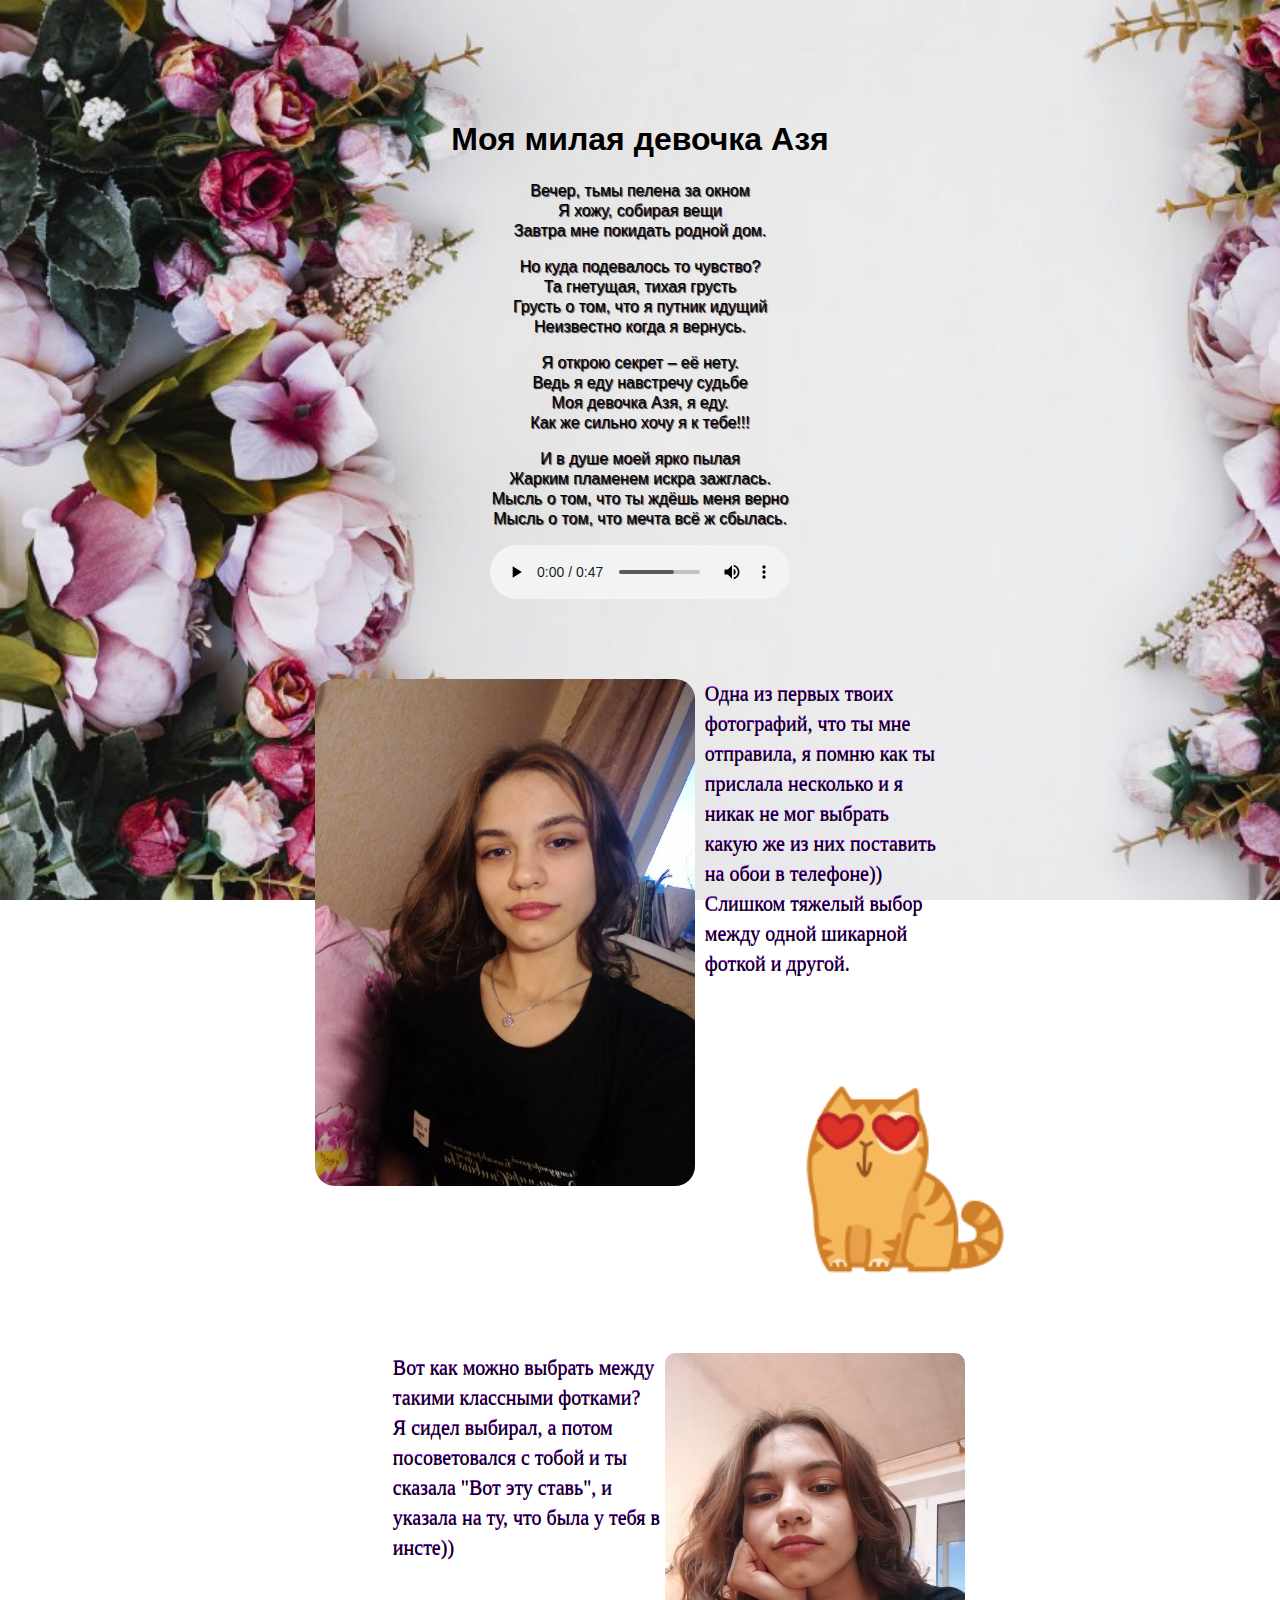
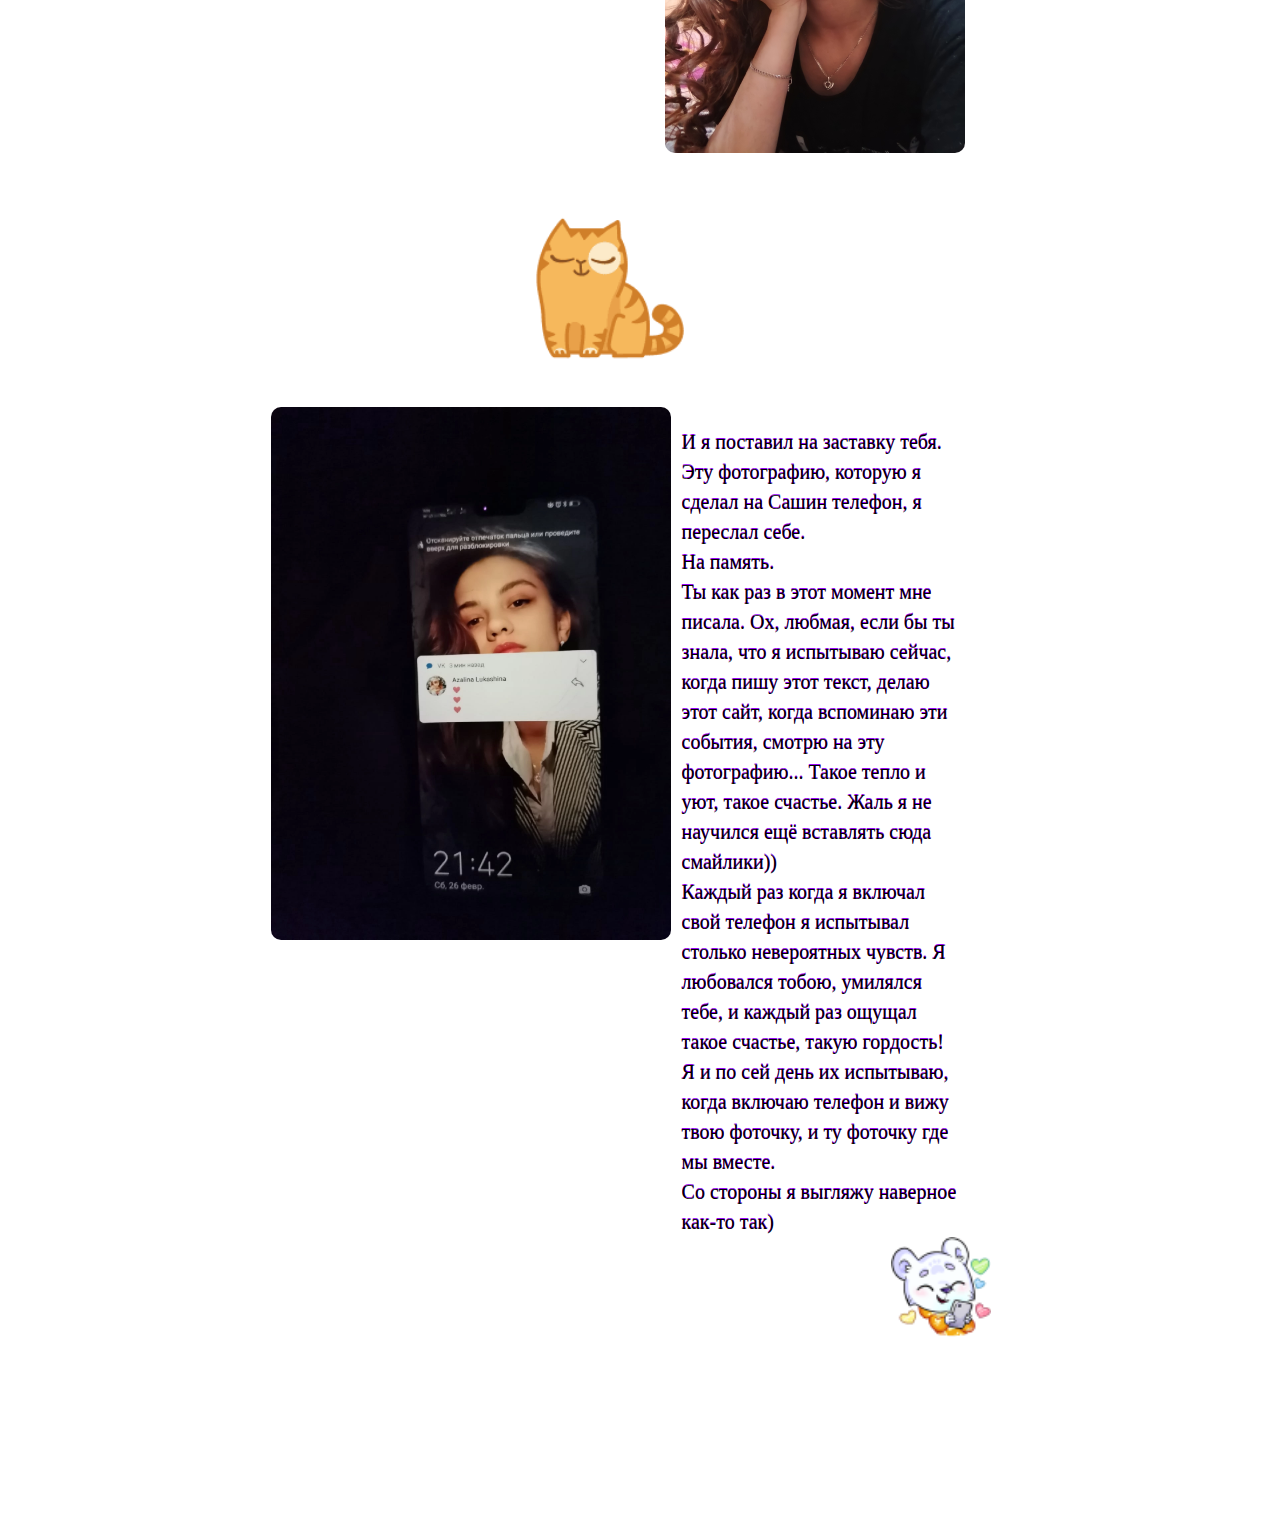
<file: index.html>
<!DOCTYPE html>
<html lang="en">
	<head>
		<meta charset="utf-8"></meta>
		<meta name="viewport" content="width=device-width, initial-scale=1.0">
		<title>История моей любви</title>
		<link rel="stylesheet" type="text/css" href="style.css">
	</head>
	<body>
		<div class="block">
			<div class="inside">
				<div>
					<h1>Моя милая девочка Азя</h1>
					<p class="verse">
						Вечер, тьмы пелена за окном<br>
						Я хожу, собирая вещи<br>
						Завтра мне покидать родной дом.<br>
					</p>
					<p class="verse">
						Но куда подевалось то чувство?<br>
						Та гнетущая, тихая грусть<br>
						Грусть о том, что я путник идущий<br>
						Неизвестно когда я вернусь.<br>
					</p>
					<p class="verse">
						Я открою секрет – её нету.<br>
						Ведь я еду навстречу судьбе<br>
						Моя девочка Азя, я еду.<br>
						Как же сильно хочу я к тебе!!!<br>
					</p>
					<p class="verse">
						И в душе моей ярко пылая<br>
						Жарким пламенем искра зажглась.<br>
						Мысль о том, что ты ждёшь меня верно<br>
						Мысль о том, что мечта всё ж сбылась.<br>
					</p>
					<audio class="audio" src="voice_verse.mp3" type="audio/mpeg" controls="true"></audio>
				</div>
			</div>
			<div class="parent_card">
				<p class="text"> <img class="picture1" src="photo/first.jpg">Одна из первых твоих фотографий, что ты мне отправила, я помню как ты прислала несколько и я никак не мог выбрать какую же из них поставить на обои в телефоне))</br> Слишком тяжелый выбор между одной шикарной фоткой и другой.					
				</p>
				<div>
					<img class="sticker_heart_eyes" src="stick/tot.png">
				</div>
			</div>
			<div class="parent_card2">
				<p class="text2"><img class="picture2" src="photo/picture2.jpg">Вот как можно выбрать между такими классными фотками?</br>Я сидел выбирал, а потом посоветовался с тобой и ты сказала "Вот эту ставь", и указала на ту, что была у тебя в инсте))
				</p>
				<div>
					<img class="sticker_glad_cat" src="stick/drug.png">
				</div>
			</div>
			<div class="parent_card3">
				<div class="block_2_card_3">
					<img class="picture3" src="photo/Happy.jpg">
				</div>
				<div class="block_1_card_3">
					<p class="text3"> И я поставил на заставку тебя.</br>
						Эту фотографию, которую я сделал на Сашин телефон, я переслал себе.</br>
						На память.</br>
						Ты как раз в этот момент мне писала. Ох, любмая, если бы ты знала, что я испытываю сейчас, когда пишу этот текст, делаю этот сайт, когда вспоминаю эти события, смотрю на эту фотографию... Такое тепло и уют, такое счастье. Жаль я не научился ещё вставлять сюда смайлики))</br>
						Каждый раз когда я включал свой телефон я испытывал столько невероятных чувств. Я любовался тобою, умилялся тебе, и каждый раз ощущал  такое счастье, такую гордость! </br>Я и по сей день их испытываю, когда включаю телефон и вижу твою фоточку, и ту фоточку где мы вместе.</br>Со стороны я выгляжу наверное как-то так)
					</p>
					<div class="sticker_bear_block">
						<img class="sticker_bear" src="stick/bear.png">
					</div>
				</div>
			</div>
		</div>
	</body>
</file>
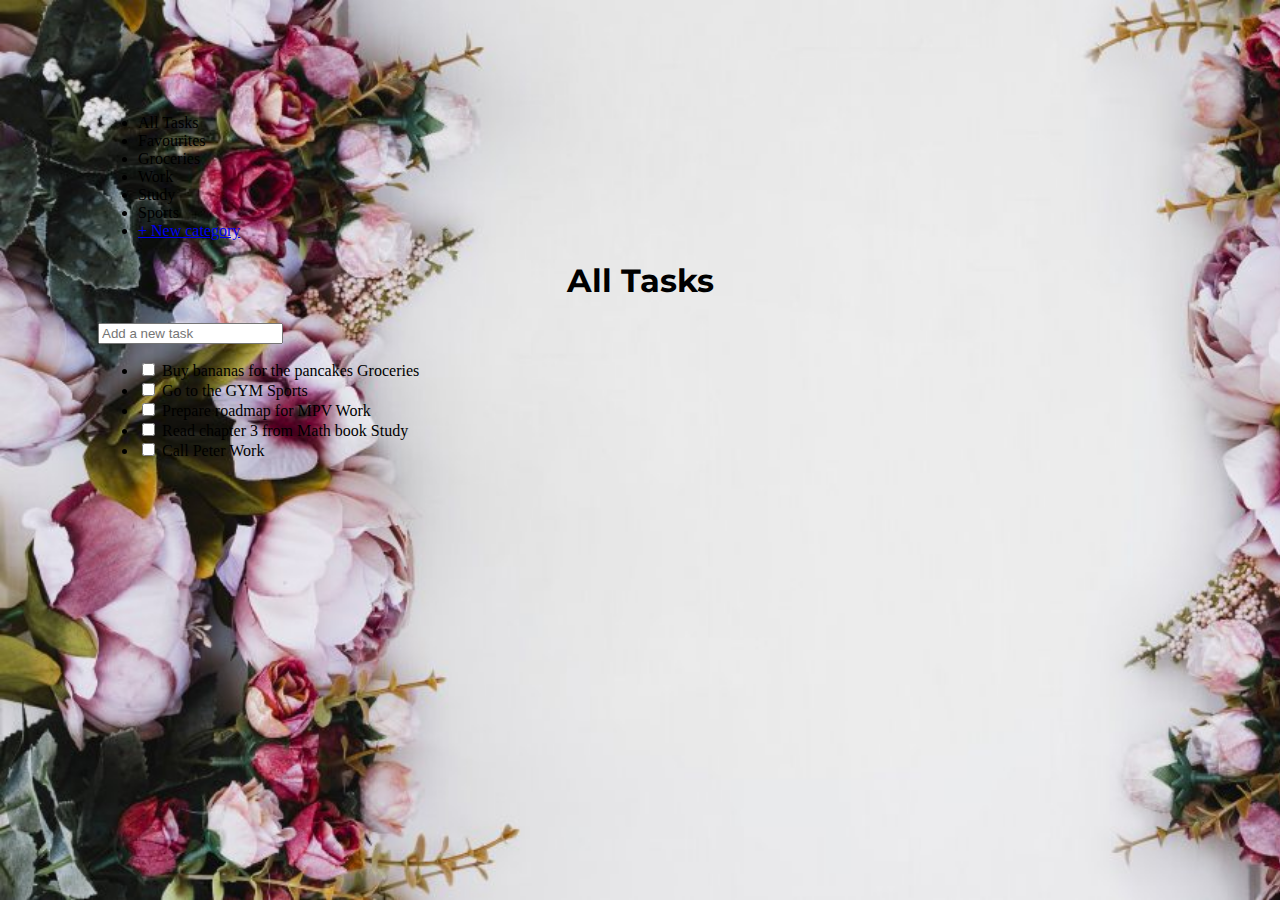
<file: My_prodgect_css_index.html>
<!DOCTYPE html>
<html lang="en">
<head>
	<link rel="preconnect" href="https://fonts.googleapis.com">
	<link rel="preconnect" href="https://fonts.gstatic.com" crossorigin>
	<link href="https://fonts.googleapis.com/css2?family=Montserrat:wght@200;400;600&display=swap" rel="stylesheet"> 
	<meta charset="UTF-8">
	<meta name="viewport" content="width=device-width, initial-scale=1.0">
	<title>Document</title>
	<link rel="stylesheet" type="text/css" href="./style.css">
</head>
<body>		
	<div class="wrapper">
		<div class="app">
			<div class="sidebar">
				<ul class="categories">
					<li class="category category-selected">All Tasks</li>
					<li class="category">Favourites</li>
					<li class="category">Groceries</li>
					<li class="category">Work</li>
					<li class="category">Study</li>
					<li class="category">Sports</li>
					<li><a href="#" class="add">+ New category</a></li>
				</ul>
			</div>
			<div class="main">
				<h1 class="title">All Tasks</h1>
				<input class="input" type="text" placeholder="Add a new task"/>
				<ul>
					<li>
						<input class="task" type="checkbox"/>
						<label>Buy bananas for the pancakes</label>
						<span class="oval groceries">Groceries</span>
					</li>
					<li>
						<input class="task" type="checkbox"/>
						<label>Go to the GYM</label>
						<span class="oval sports">Sports</span>
					</li>
					<li>
						<input class="task" type="checkbox"/>
						<label>Prepare roadmap for MPV</label>
						<span class="oval work">Work</span>
					</li>
					<li>
						<input class="task" type="checkbox"/>
						<label>Read chapter 3 from Math book</label>
						<span class="oval study">Study</span>
					</li>
					<li>
						<input class="task" type="checkbox"/>
						<label>Call Peter</label>
						<span class="oval work">Work</span>
					</li>
				</ul>
			</div>
		</div>
	</div>
</body>
</html>
</file>
<file: style.css>
body{
	padding: 90px;
	background: url('Elements/Nice_n1.jpg') 0 0/ cover no-repeat fixed;
}
.block_parent{
	display: flex;
	margin: 50px 20%;
}
.audio{
	display: block;
	margin: 0 auto;
	border-radius: 10px;
}
.verse{
	font-family: 'Montserrat', sans-serif;
	text-align: center;
	text-shadow: 1px 1px 1px #181A34;
	line-height: 20px;
}
h1{
	font-family: 'Montserrat', sans-serif;
	text-align: center;
	line-height: 40px;
}
.text{
	font-size: 20px;
	margin: 0 28% 0 0;
	padding-top: 30px; 
	line-height: 30px;
	text-shadow: -0 -1px 0 #9807F9;
}
.picture1{
	border-radius: 20px;
	float: left;
	margin: 0px 10px 5px 0px;
	width: 380px;
}
.parent_card{
	margin: 50px 0px 100px 20%;
}
.parent_card2{
	margin: 50px 20%;
}
.picture2{
	width: 300px;
	margin:0;
	float: right;
	border-radius: 10px;
}
.sticker_glad_cat{
	width: 150px;
	margin: 60px 10px 0 220px;
}
.text2{
	margin:-30px 0 0 12%;
	font-size: 20px;
	line-height: 30px;
	text-shadow: -0 -1px 0 #9807F9;
}
.parent_card3{
	margin: 90px 16%;
	display: flex;

}
.text3{
	margin:-30px 14% 0 3%;
	font-size: 20px;
	line-height: 30px;
	text-shadow: -0 -1px 0 #9807F9;
}
.picture3{
	width: 400px;
	margin: -50px 0 0 0; 
	border-radius: 10px;
}
.sticker_heart_eyes{
	width: 200px;
	margin: 100px 0 0 100px;
}
.sticker_bear{
	display: block;
	width: 100px;
}
.sticker_bear_block{
	margin: 0 0 0 65%;
}
</file>
